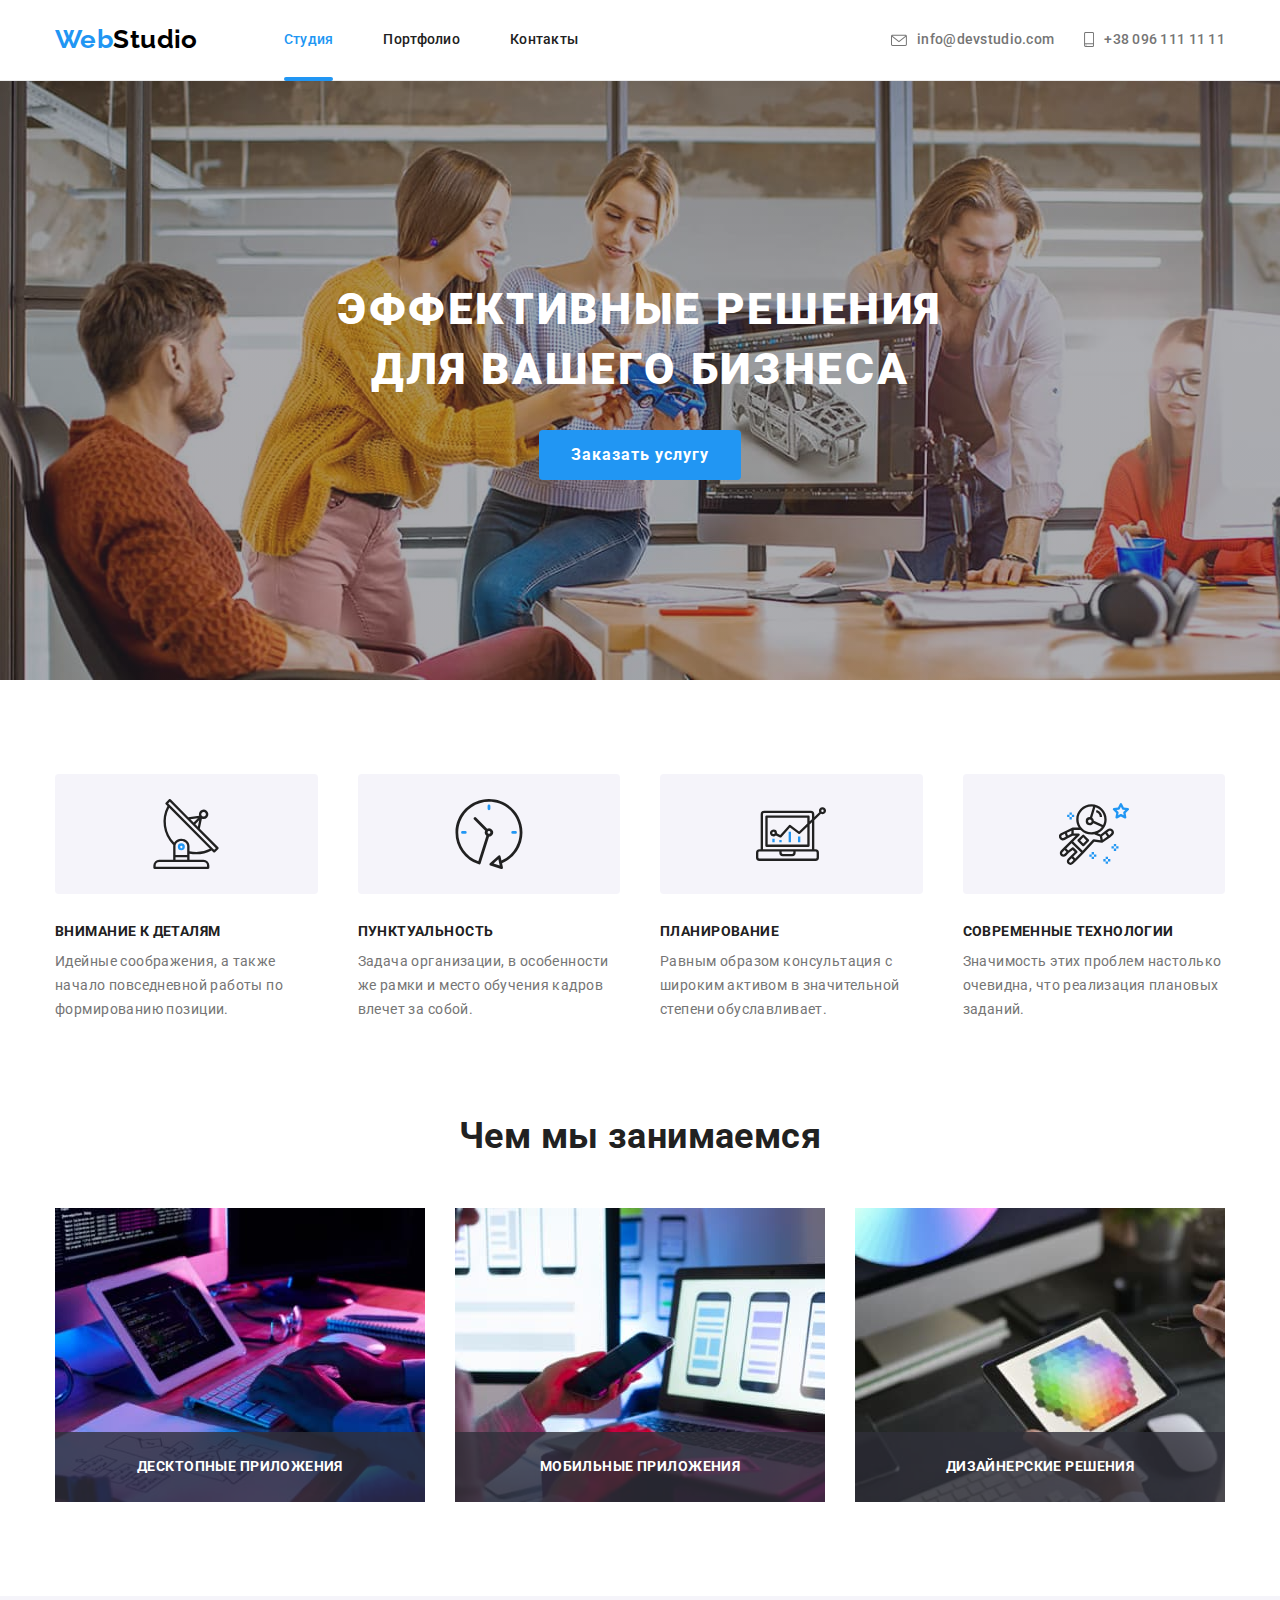
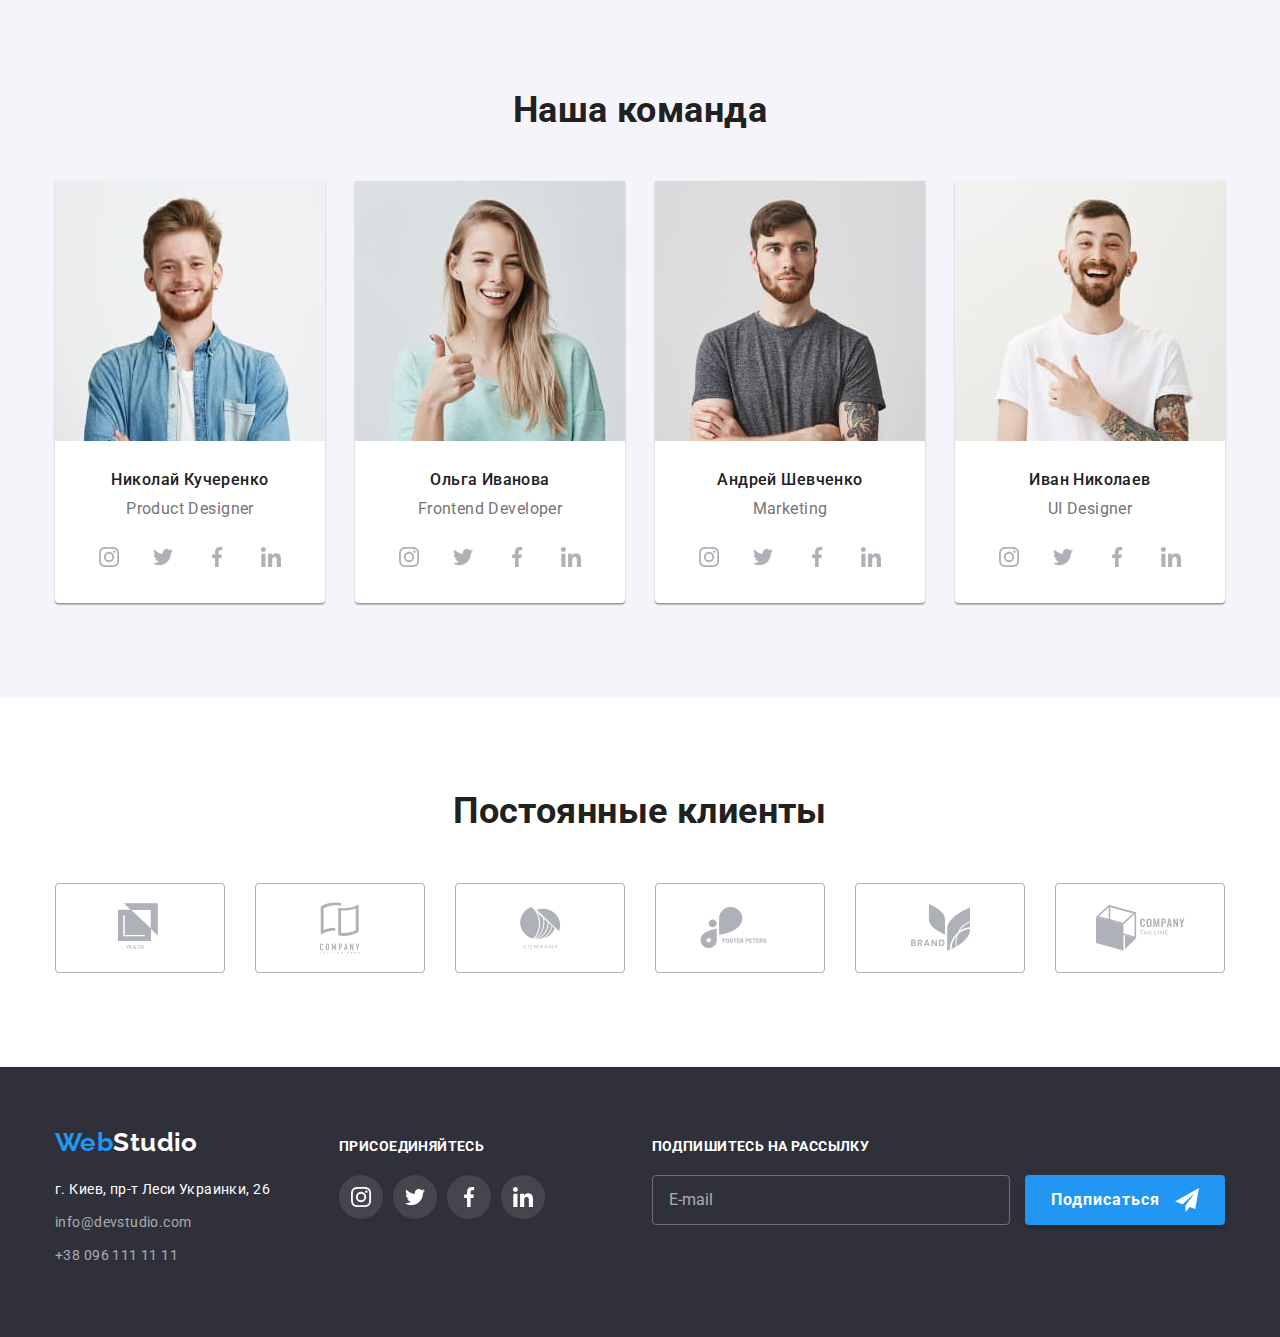
<file: index.html>
<!DOCTYPE html>
<html lang="ru">
  <head>
    <meta charset="UTF-8" />
    <meta name="viewport" content="width=device-width, initial-scale=1.0" />
    <title>Web Studio</title>
    <link rel="stylesheet" href="https://cdnjs.cloudflare.com/ajax/libs/modern-normalize/1.0.0/modern-normalize.css" />
    <link href="https://fonts.googleapis.com/css2?family=Raleway:wght@700&family=Roboto:wght@400;500;700;900&display=swap" rel="stylesheet" />
    <link rel="stylesheet" href="./css/common.css" />
    <link rel="stylesheet" href="./css/main.css" />
  </head>
  <body>
    <!-- Header Page -->
    <header class="header-page">
      <div class="conteiner main-navigation">
        <nav class="navigation">
          <a href="./index.html" aria-label="логотип веб студии" lang="en" class="logo link"><span class="accent">Web</span>Studio</a>
          <ul class="navigation-list list">
            <li class="navigation-item"><a href="./index.html " class="navigation-link current link">Студия</a></li>
            <li class="navigation-item"><a href="./portfolio.html" class="navigation-link link">Портфолио</a></li>
            <li class="navigation-item"><a href="" class="navigation-link link">Контакты</a></li>
          </ul>
        </nav>
        <address class="address">
          <a href="mailto:info@devstudio.com" class="link">
            <svg width="16" height="12" class="icon-address">
              <use href="./images/icones/sprite.svg#icon-envelope"></use>
            </svg>
            info@devstudio.com</a
          >
          <a href="tel:+380961111111" class="link">
            <svg width="10" height="15" class="icon-address">
              <use href="./images/icones/sprite.svg#icon-smartphone"></use>
            </svg>
            +38 096 111 11 11</a
          >
        </address>
      </div>
    </header>

    <main>
      <!-- Hero -->
      <section class="hero">
        <h1 class="hero-title">
          Эффективные решения <br />
          для вашего бизнеса
        </h1>
        <button type="button" class="modal-btn" data-modal-open>Заказать услугу</button>
      </section>

      <!-- Advantades -->
      <section class="section">
        <div class="conteiner">
          <h2 class="section-title visually-hidden">Наши преимущества</h2>
          <ul class="advantades-list list">
            <li class="advantades-item icon-antenna">
              <h3 class="advantades-title">Внимание к деталям</h3>
              <p class="advantades-text">Идейные соображения, а также начало повседневной работы по формированию позиции.</p>
            </li>
            <li class="advantades-item icon-clock">
              <h3 class="advantades-title">Пунктуальность</h3>
              <p class="advantades-text">Задача организации, в особенности же рамки и место обучения кадров влечет за собой.</p>
            </li>
            <li class="advantades-item icon-diagram">
              <h3 class="advantades-title">Планирование</h3>
              <p class="advantades-text">Равным образом консультация с широким активом в значительной степени обуславливает.</p>
            </li>
            <li class="advantades-item icon-astronaut">
              <h3 class="advantades-title">Современные технологии</h3>
              <p class="advantades-text">Значимость этих проблем настолько очевидна, что реализация плановых заданий.</p>
            </li>
          </ul>
        </div>
      </section>

      <!-- Design -->
      <section class="section no-padding">
        <div class="conteiner">
          <h2 class="section-title">Чем мы занимаемся</h2>
          <ul class="design-list list">
            <li class="design-item">
              <a href="">
                <img src="./images/design/img1.jpg" alt="Создание десктопного приложения " width="370" height="294" />
                <p class="design-subtitle">Десктопные приложения</p>
              </a>
            </li>
            <li class="design-item">
              <a href="">
                <img src="./images/design/img2.jpg" alt="Создание прототипа мобильного приложения" width="370" height="294" />
                <p class="design-subtitle">Мобильные приложения</p>
              </a>
            </li>
            <li class="design-item">
              <a href="">
                <img src="./images/design/img3.jpg" alt="Подбор цвета на планшете" width="370" height="294" />
                <p class="design-subtitle">Дизайнерские решения</p>
              </a>
            </li>
          </ul>
        </div>
      </section>

      <!-- Team -->
      <section class="section section-team">
        <div class="conteiner">
          <h2 class="section-title">Наша команда</h2>
          <ul class="team-list list">
            <li class="team-item">
              <img src="./images/developers/photo1.jpg" alt="Фотография продакт дизайнера" width="270" height="260" />
              <div class="team-block">
                <h4 class="name-title">Николай Кучеренко</h4>
                <p class="profession-text" lang="en">Product Designer</p>
                <ul class="socials-list list">
                  <li class="socials-item">
                    <a href="https://www.instagram.com/?hl=ru" target="blank" aria-label="instagtam" class="link">
                      <svg class="icon-socials">
                        <use href="./images/icones/sprite.svg#icon-instagram"></use>
                      </svg>
                    </a>
                  </li>
                  <li class="socials-item">
                    <a href="https://twitter.com/?lang=ru" target="blank" aria-label="twitter" class="link">
                      <svg class="icon-socials">
                        <use href="./images/icones/sprite.svg#icon-twitter"></use>
                      </svg>
                    </a>
                  </li>
                  <li class="socials-item">
                    <a href="https://www.facebook.com/" target="blank" aria-label="facebook" class="link">
                      <svg class="icon-socials">
                        <use href="./images/icones/sprite.svg#icon-fecebook"></use>
                      </svg>
                    </a>
                  </li>
                  <li class="socials-item">
                    <a href="https://www.linkedin.com/" target="blank" aria-label="linkiden" class="link">
                      <svg class="icon-socials">
                        <use href="./images/icones/sprite.svg#icon-linkedin"></use>
                      </svg>
                    </a>
                  </li>
                </ul>
              </div>
            </li>
            <li class="team-item">
              <img src="./images/developers/photo2.jpg" alt="Фотография фронтенд разработчика" width="270" height="260" />
              <div class="team-block">
                <h4 class="name-title">Ольга Иванова</h4>
                <p class="profession-text" lang="en">Frontend Developer</p>
                <ul class="socials-list list">
                  <li class="socials-item">
                    <a href="https://www.instagram.com/?hl=ru" target="blank" aria-label="instagtam" class="link">
                      <svg class="icon-socials">
                        <use href="./images/icones/sprite.svg#icon-instagram"></use>
                      </svg>
                    </a>
                  </li>
                  <li class="socials-item">
                    <a href="https://twitter.com/?lang=ru" target="blank" aria-label="twitter" class="link">
                      <svg class="icon-socials">
                        <use href="./images/icones/sprite.svg#icon-twitter"></use>
                      </svg>
                    </a>
                  </li>
                  <li class="socials-item">
                    <a href="https://www.facebook.com/" target="blank" aria-label="facebook" class="link">
                      <svg class="icon-socials">
                        <use href="./images/icones/sprite.svg#icon-fecebook"></use>
                      </svg>
                    </a>
                  </li>
                  <li class="socials-item">
                    <a href="https://www.linkedin.com/" target="blank" aria-label="linkiden" class="link">
                      <svg class="icon-socials">
                        <use href="./images/icones/sprite.svg#icon-linkedin"></use>
                      </svg>
                    </a>
                  </li>
                </ul>
              </div>
            </li>
            <li class="team-item">
              <img src="./images/developers/photo3.jpg" alt="Фотография специалиста по маркетингу" width="270" height="260" />
              <div class="team-block">
                <h4 class="name-title">Андрей Шевченко</h4>
                <p class="profession-text" lang="en">Marketing</p>
                <ul class="socials-list list">
                  <li class="socials-item">
                    <a href="https://www.instagram.com/?hl=ru" target="blank" aria-label="instagtam" class="link">
                      <svg class="icon-socials">
                        <use href="./images/icones/sprite.svg#icon-instagram"></use>
                      </svg>
                    </a>
                  </li>
                  <li class="socials-item">
                    <a href="https://twitter.com/?lang=ru" target="blank" aria-label="twitter" class="link">
                      <svg class="icon-socials">
                        <use href="./images/icones/sprite.svg#icon-twitter"></use>
                      </svg>
                    </a>
                  </li>
                  <li class="socials-item">
                    <a href="https://www.facebook.com/" target="blank" aria-label="facebook" class="link">
                      <svg class="icon-socials">
                        <use href="./images/icones/sprite.svg#icon-fecebook"></use>
                      </svg>
                    </a>
                  </li>
                  <li class="socials-item">
                    <a href="https://www.linkedin.com/" target="blank" aria-label="linkiden" class="link">
                      <svg class="icon-socials">
                        <use href="./images/icones/sprite.svg#icon-linkedin"></use>
                      </svg>
                    </a>
                  </li>
                </ul>
              </div>
            </li>
            <li class="team-item">
              <img src="./images/developers/photo4.jpg" alt="Фотография ui-дизайнера" width="270" height="260" />
              <div class="team-block">
                <h4 class="name-title">Иван Николаев</h4>
                <p class="profession-text" lang="en">UI Designer</p>
                <ul class="socials-list list">
                  <li class="socials-item">
                    <a href="https://www.instagram.com/?hl=ru" target="blank" aria-label="instagtam" class="link">
                      <svg class="icon-socials">
                        <use href="./images/icones/sprite.svg#icon-instagram"></use>
                      </svg>
                    </a>
                  </li>
                  <li class="socials-item">
                    <a href="https://twitter.com/?lang=ru" target="blank" aria-label="twitter" class="link">
                      <svg class="icon-socials">
                        <use href="./images/icones/sprite.svg#icon-twitter"></use>
                      </svg>
                    </a>
                  </li>
                  <li class="socials-item">
                    <a href="https://www.facebook.com/" target="blank" aria-label="facebook" class="link">
                      <svg class="icon-socials">
                        <use href="./images/icones/sprite.svg#icon-fecebook"></use>
                      </svg>
                    </a>
                  </li>
                  <li class="socials-item">
                    <a href="https://www.linkedin.com/" target="blank" aria-label="linkiden" class="link">
                      <svg class="icon-socials">
                        <use href="./images/icones/sprite.svg#icon-linkedin"></use>
                      </svg>
                    </a>
                  </li>
                </ul>
              </div>
            </li>
          </ul>
        </div>
      </section>

      <!-- Client -->
      <section class="section">
        <div class="conteiner">
          <h2 class="section-title">Постоянные клиенты</h2>
          <ul class="client-list list">
            <li class="client-item">
              <a href="" target="blank" aria-label="ya&co" class="client1 link">
                <svg width="44" height="49">
                  <use href="./images/icones/sprite.svg#icon-client1"></use>
                </svg>
              </a>
            </li>
            <li class="client-item">
              <a href="" target="blank" aria-label="company-tegline-here" class="link">
                <svg width="40" height="52">
                  <use href="./images/icones/sprite.svg#icon-client2"></use>
                </svg>
              </a>
            </li>
            <li class="client-item">
              <a href="" target="blank" aria-label="company" class="link">
                <svg width="41" height="42">
                  <use href="./images/icones/sprite.svg#icon-client3"></use>
                </svg>
              </a>
            </li>
            <li class="client-item">
              <a href="" target="blank" aria-label="foster-peters" class="link">
                <svg width="80" height="42">
                  <use href="./images/icones/sprite.svg#icon-client4"></use>
                </svg>
              </a>
            </li>
            <li class="client-item">
              <a href="" target="blank" aria-label="brand" class="link">
                <svg width="59" height="47">
                  <use href="./images/icones/sprite.svg#icon-client5"></use>
                </svg>
              </a>
            </li>
            <li class="client-item">
              <a href="" target="blank" aria-label="company-teg-line" class="link">
                <svg width="89" height="46">
                  <use href="./images/icones/sprite.svg#icon-client6"></use>
                </svg>
              </a>
            </li>
          </ul>
        </div>
      </section>
    </main>

    <!-- Footer Page-->
    <footer class="footer-page">
      <div class="conteiner footer-nav">
        <div class="address-footer">
          <a href="./index.html " aria-label="логотип веб студии" lang="en" class="logo logo-footer link"><span class="accent">Web</span>Studio</a>
          <ul class="footer-nav-list list">
            <li class="footer-nav-item">
              <a href="https://goo.gl/maps/L4ht8qf3rFKwQJED9" target="blank" class="map link">г. Киев, пр-т Леси Украинки, 26</a>
            </li>
            <li class="footer-nav-item">
              <a href="mailto:info@devstudio.com" class="contact link">info@devstudio.com</a>
            </li>
            <li class="footer-nav-item">
              <a href="tel:+380961111111" class="contact link">+38 096 111 11 11</a>
            </li>
          </ul>
        </div>

        <div class="socials-footer">
          <strong class="title-footer">присоединяйтесь</strong>
          <ul class="socials-list list">
            <li class="socials-item socials-footer-item">
              <a href="https://www.instagram.com/?hl=ru" target="blank" aria-label="instagtam" class="link">
                <svg class="icon-socials-footer">
                  <use href="./images/icones/sprite.svg#icon-instagram"></use>
                </svg>
              </a>
            </li>
            <li class="socials-item socials-footer-item">
              <a href="https://twitter.com/?lang=ru" target="blank" aria-label="twitter" class="link">
                <svg class="icon-socials-footer">
                  <use href="./images/icones/sprite.svg#icon-twitter"></use>
                </svg>
              </a>
            </li>
            <li class="socials-item socials-footer-item">
              <a href="https://www.facebook.com/" target="blank" aria-label="facebook" class="link">
                <svg class="icon-socials-footer">
                  <use href="./images/icones/sprite.svg#icon-fecebook"></use>
                </svg>
              </a>
            </li>
            <li class="socials-item socials-footer-item">
              <a href="https://www.linkedin.com/" target="blank" aria-label="linkiden" class="link">
                <svg class="icon-socials-footer">
                  <use href="./images/icones/sprite.svg#icon-linkedin"></use>
                </svg>
              </a>
            </li>
          </ul>
        </div>
        <div class="send-footer">
          <strong class="title-footer">Подпишитесь на рассылку</strong>
          <form action="#">
            <input class="input-send" type="email" name="email" placeholder="E-mail" />
            <button type="submit" class="btn-send">Подписаться</button>
          </form>
        </div>
      </div>
    </footer>

    <!-- Modal Window -->
    <div class="backdrop is-hidden" data-modal>
      <div class="modal">
        <button type="button" class="close-btn" data-modal-close>
          <svg class="icon-close">
            <use href="./images/icones/sprite.svg#icon-close"></use>
          </svg>
        </button>
        <form action="#" class="modal-form">
          <p class="modal-text">Оставьте свои данные, мы вам перезвоним</p>

          <label class="modal-field">
            Имя
            <span class="modal-form-wrraper">
              <input type="text" name="user-name" class="modal-input" required />
              <svg class="modal-icon">
                <use href="./images/icones/sprite.svg#icon-person"></use>
              </svg>
            </span>
          </label>

          <label class="modal-field">
            Телефон
            <span class="modal-form-wrraper">
              <input type="tel" name="user-tel" class="modal-input" required />
              <svg class="modal-icon">
                <use href="./images/icones/sprite.svg#icon-phone"></use>
              </svg>
            </span>
          </label>

          <label class="modal-field">
            Почта
            <span class="modal-form-wrraper">
              <input type="email" name="user-email" class="modal-input" />
              <svg class="modal-icon">
                <use href="./images/icones/sprite.svg#icon-email"></use>
              </svg>
            </span>
          </label>

          <label class="modal-field">
            Комментарий
            <textarea name="user-comment" class="modal-comment" placeholder="Введите текст"></textarea>
          </label>

          <label class="checkbox-label">
            <input type="checkbox" name="user-policy" value="accept-policy" class="checkbox-policy" />
            <span class="icon-policy"></span>
            <span class="text-policy">Соглашаюсь с рассылкой и принимаю <a href="" class="text-policy-accent">Условия договора</a></span>
          </label>

          <button type="submit" class="modal-send">Отправить</button>
        </form>
      </div>
    </div>

    <script src="./js/modal.js"></script>
  </body>
</html>
</file>
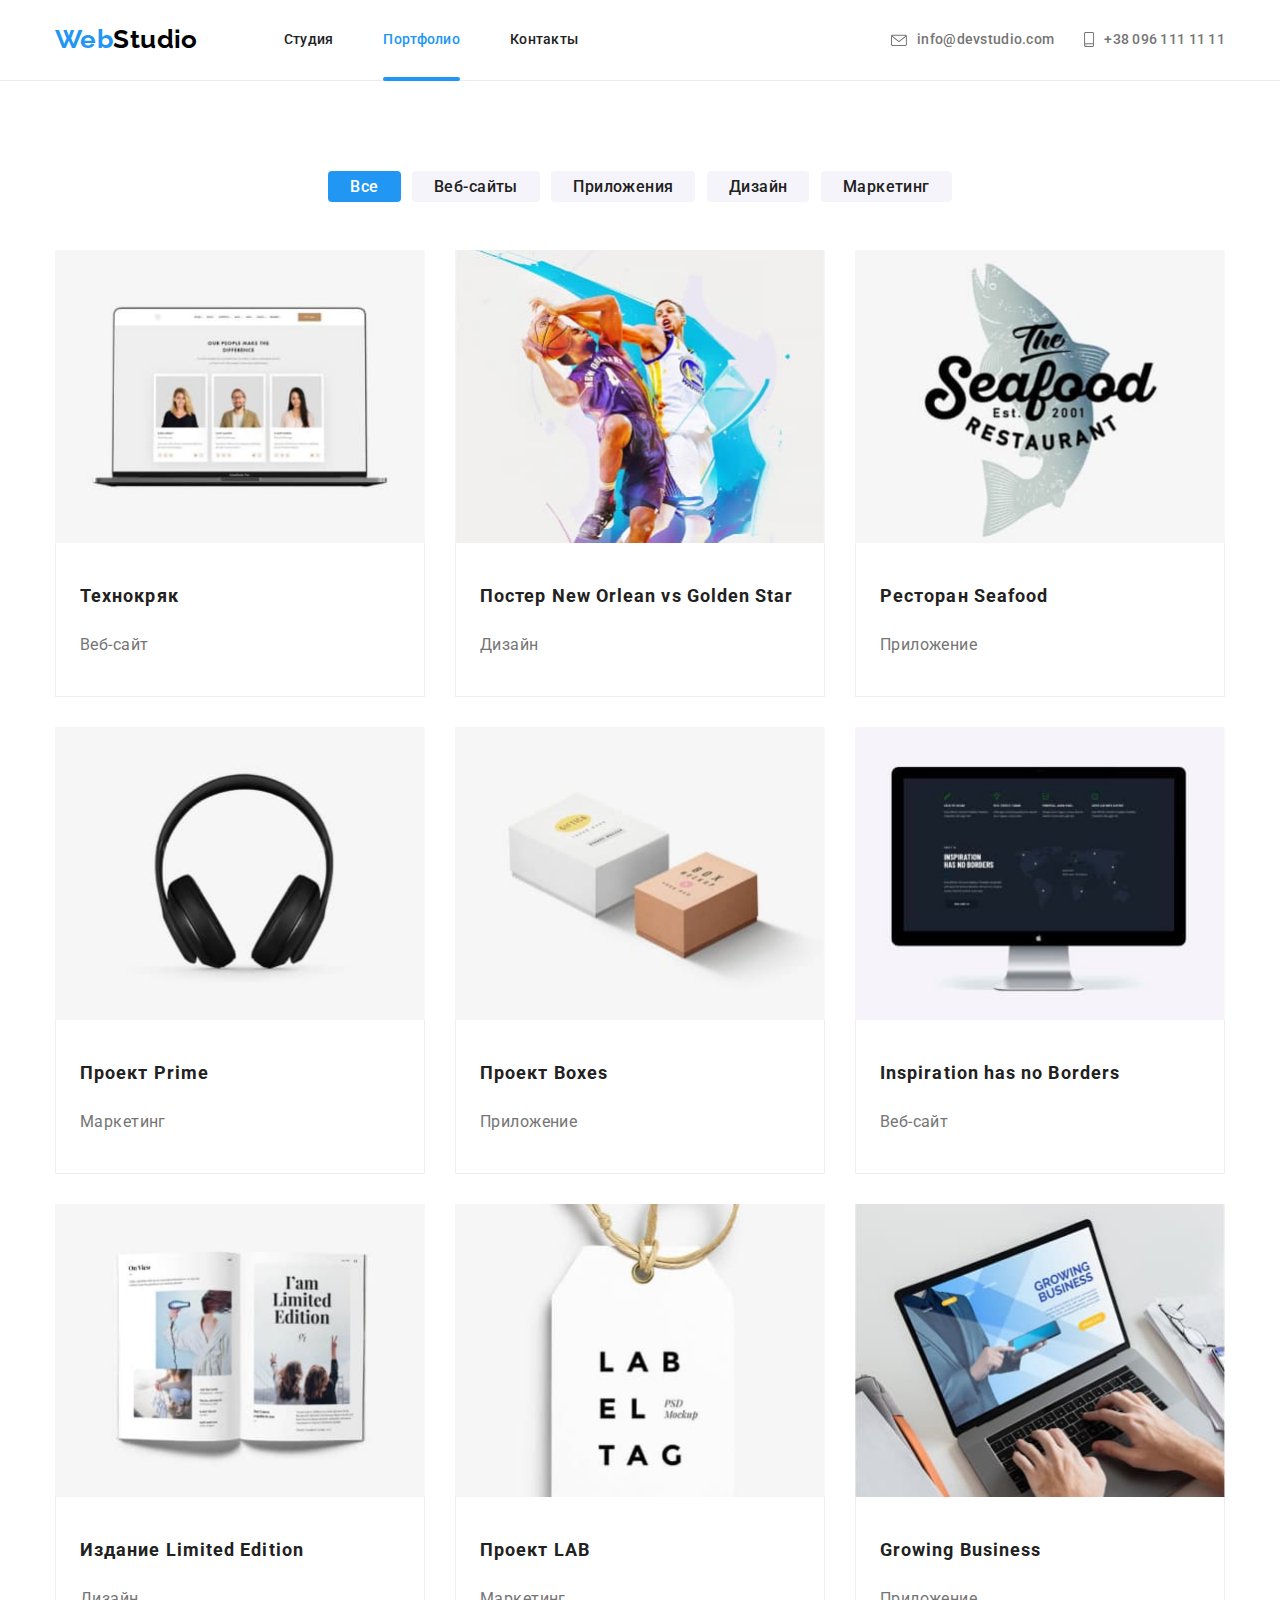
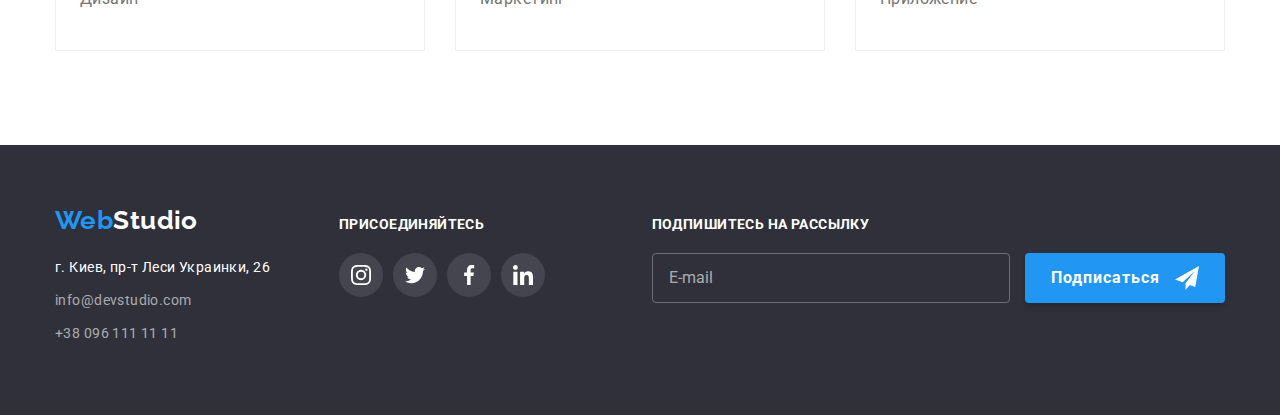
<file: portfolio.html>
<!DOCTYPE html>
<html lang="ru">
  <head>
    <meta charset="UTF-8" />
    <meta name="viewport" content="width=device-width, initial-scale=1.0" />
    <title>Web Studio</title>
    <link rel="stylesheet" href="https://cdnjs.cloudflare.com/ajax/libs/modern-normalize/1.0.0/modern-normalize.css" />
    <link href="https://fonts.googleapis.com/css2?family=Raleway:wght@700&family=Roboto:wght@400;500;700;900&display=swap" rel="stylesheet" />
    <link rel="stylesheet" href="./css/common.css" />
    <link rel="stylesheet" href="./css/main.css" />
  </head>
  <body>
    <!-- Header Page -->
    <header class="header-page">
      <div class="conteiner main-navigation">
        <nav class="navigation">
          <a href="./index.html" aria-label="логотип веб студии" lang="en" class="logo link"><span class="accent">Web</span>Studio</a>
          <ul class="navigation-list list">
            <li class="navigation-item"><a href="./index.html " class="navigation-link link">Студия</a></li>
            <li class="navigation-item"><a href="./portfolio.html" class="navigation-link current link">Портфолио</a></li>
            <li class="navigation-item"><a href="" class="navigation-link link">Контакты</a></li>
          </ul>
        </nav>
        <address class="address">
          <a href="mailto:info@devstudio.com" class="link">
            <svg width="16" height="12" class="icon-address">
              <use href="./images/icones/sprite.svg#icon-envelope"></use>
            </svg>
            info@devstudio.com</a
          >
          <a href="tel:+380961111111" class="link">
            <svg width="10" height="15" class="icon-address">
              <use href="./images/icones/sprite.svg#icon-smartphone"></use>
            </svg>
            +38 096 111 11 11</a
          >
        </address>
      </div>
    </header>

    <main>
      <!-- Portfolio -->
      <section class="section section-portfolio">
        <h1 class="portfolio-title visually-hidden">Наши работы</h1>
        <form class="portfolio-form">
          <ul class="portfolio-list list">
            <li class="portfolio-item">
              <input class="portfolio-input" id="radio-1" type="radio" name="option" value="choice-option" checked />
              <label class="portfolio-label" for="radio-1">Все</label>
            </li>

            <li class="portfolio-item">
              <input class="portfolio-input" id="radio-2" type="radio" name="option" value="choice-option" />
              <label class="portfolio-label" for="radio-2">Веб-сайты</label>
            </li>

            <li class="portfolio-item">
              <input class="portfolio-input" id="radio-3" type="radio" name="option" value="choice-option" />
              <label class="portfolio-label" for="radio-3">Приложения</label>
            </li>

            <li class="portfolio-item">
              <input class="portfolio-input" id="radio-4" type="radio" name="option" value="choice-option" />
              <label class="portfolio-label" for="radio-4">Дизайн</label>
            </li>

            <li class="portfolio-item">
              <input class="portfolio-input" id="radio-5" type="radio" name="option" value="choice-option" />
              <label class="portfolio-label" for="radio-5">Маркетинг</label>
            </li>
          </ul>
        </form>

        <div class="card-box conteiner">
          <ul class="card list">
            <li class="card-content">
              <a href="" class="card-link link">
                <div class="card-thumb">
                  <img src="./images/portfolio/image1.jpg" alt="Macbook с открытой страницой сайта Технокряк" width="370" height="294" />
                  <p class="effect-text">
                    Технокряк это современная площадка распространения коронавируса. Компании используют эту платформу для цифрового шпионажа и атак
                    на защищённые сервера конкурентов.
                  </p>
                </div>
                <div class="content-box">
                  <h2 class="card-title">Технокряк</h2>
                  <p class="filter-text">Веб-сайт</p>
                </div>
              </a>
            </li>
            <li class="card-content">
              <a href="" class="card-link link">
                <div class="card-thumb">
                  <img src="./images/portfolio/image2.jpg" alt="Два баскетболиста бросают мяч" width="370" height="294" />
                  <p class="effect-text">
                    Технокряк это современная площадка распространения коронавируса. Компании используют эту платформу для цифрового шпионажа и атак
                    на защищённые сервера конкурентов.
                  </p>
                </div>
                <div class="content-box">
                  <h2 class="card-title">Постер <span lang="en">New Orlean vs Golden Star</span></h2>
                  <p class="filter-text">Дизайн</p>
                </div>
              </a>
            </li>

            <li class="card-content">
              <a href="" class="card-link link">
                <div class="card-thumb">
                  <img src="./images/portfolio/image3.jpg" alt="Логотип ресторана Seafood " width="370" height="294" />
                  <p class="effect-text">
                    Технокряк это современная площадка распространения коронавируса. Компании используют эту платформу для цифрового шпионажа и атак
                    на защищённые сервера конкурентов.
                  </p>
                </div>
                <div class="content-box">
                  <h2 class="card-title">Ресторан <span lang="en">Seafood</span></h2>
                  <p class="filter-text">Приложение</p>
                </div>
              </a>
            </li>

            <li class="card-content">
              <a href="" class="card-link link">
                <div class="card-thumb">
                  <img src="./images/portfolio/image4.jpg" alt="Полноразмерные черные наушники" width="370" height="294" />
                  <p class="effect-text">
                    Технокряк это современная площадка распространения коронавируса. Компании используют эту платформу для цифрового шпионажа и атак
                    на защищённые сервера конкурентов.
                  </p>
                </div>
                <div class="content-box">
                  <h2 class="card-title">Проект <span lang="en">Prime</span></h2>
                  <p class="filter-text">Маркетинг</p>
                </div>
              </a>
            </li>

            <li class="card-content">
              <a href="" class="card-link link">
                <div class="card-thumb">
                  <img src="./images/portfolio/image5.jpg" alt="Две коробки белого и пудрового цвета" width="370" height="294" />
                  <p class="effect-text">
                    Технокряк это современная площадка распространения коронавируса. Компании используют эту платформу для цифрового шпионажа и атак
                    на защищённые сервера конкурентов.
                  </p>
                </div>
                <div class="content-box">
                  <h2 class="card-title">Проект <span lang="en">Boxes</span></h2>
                  <p class="filter-text">Приложение</p>
                </div>
              </a>
            </li>

            <li class="card-content">
              <a href="" class="card-link link">
                <div class="card-thumb">
                  <img
                    src="./images/portfolio/image6.jpg"
                    alt="Imac с открытой страницой сайта Inspiration has no Borders"
                    width="370"
                    height="294"
                  />
                  <p class="effect-text">
                    Технокряк это современная площадка распространения коронавируса. Компании используют эту платформу для цифрового шпионажа и атак
                    на защищённые сервера конкурентов.
                  </p>
                </div>
                <div class="content-box">
                  <h2 class="card-title" lang="en">Inspiration has no Borders</h2>
                  <p class="filter-text">Веб-сайт</p>
                </div>
              </a>
            </li>

            <li class="card-content">
              <a href="" class="card-link link">
                <div class="card-thumb">
                  <img src="./images/portfolio/image7.jpg" alt="Глянцевый журнал с открытой страницой иллюстраций " width="370" height="294" />
                  <p class="effect-text">
                    Технокряк это современная площадка распространения коронавируса. Компании используют эту платформу для цифрового шпионажа и атак
                    на защищённые сервера конкурентов.
                  </p>
                </div>
                <div class="content-box">
                  <h2 class="card-title">Издание <span lang="en">Limited Edition</span></h2>
                  <p class="filter-text">Дизайн</p>
                </div>
              </a>
            </li>
            <li class="card-content">
              <a href="" class="card-link link">
                <div class="card-thumb">
                  <img src="./images/portfolio/image8.jpg" alt=" Белая бирка с набписью Lab El Tag" width="370" height="294" />
                  <p class="effect-text">
                    Технокряк это современная площадка распространения коронавируса. Компании используют эту платформу для цифрового шпионажа и атак
                    на защищённые сервера конкурентов.
                  </p>
                </div>
                <div class="content-box">
                  <h2 class="card-title">Проект <span lang="en">LAB</span></h2>
                  <p class="filter-text">Маркетинг</p>
                </div>
              </a>
            </li>

            <li class="card-content">
              <a href="" class="card-link link">
                <div class="card-thumb">
                  <img src="./images/portfolio/image9.jpg" alt="Ноутбук с открытой страницой сайта Growing Business" width="370" height="294" />
                  <p class="effect-text">
                    Технокряк это современная площадка распространения коронавируса. Компании используют эту платформу для цифрового шпионажа и атак
                    на защищённые сервера конкурентов.
                  </p>
                </div>
                <div class="content-box">
                  <h2 class="card-title" lang="en">Growing Business</h2>
                  <p class="filter-text">Приложение</p>
                </div>
              </a>
            </li>
          </ul>
        </div>
      </section>
    </main>

    <!-- Footer Page-->
    <footer class="footer-page">
      <div class="conteiner footer-nav">
        <div class="address-footer">
          <a href="./index.html " aria-label="логотип веб студии" lang="en" class="logo logo-footer link"><span class="accent">Web</span>Studio</a>
          <ul class="footer-nav-list list">
            <li class="footer-nav-item">
              <a href="https://goo.gl/maps/L4ht8qf3rFKwQJED9" target="blank" class="map link">г. Киев, пр-т Леси Украинки, 26</a>
            </li>
            <li class="footer-nav-item">
              <a href="mailto:info@devstudio.com" class="contact link">info@devstudio.com</a>
            </li>
            <li class="footer-nav-item">
              <a href="tel:+380961111111" class="contact link">+38 096 111 11 11</a>
            </li>
          </ul>
        </div>

        <div class="socials-footer">
          <strong class="title-footer">присоединяйтесь</strong>
          <ul class="socials-list list">
            <li class="socials-item socials-footer-item">
              <a href="https://www.instagram.com/?hl=ru" target="blank" aria-label="instagtam" class="link">
                <svg class="icon-socials-footer">
                  <use href="./images/icones/sprite.svg#icon-instagram"></use>
                </svg>
              </a>
            </li>
            <li class="socials-item socials-footer-item">
              <a href="https://twitter.com/?lang=ru" target="blank" aria-label="twitter" class="link">
                <svg class="icon-socials-footer">
                  <use href="./images/icones/sprite.svg#icon-twitter"></use>
                </svg>
              </a>
            </li>
            <li class="socials-item socials-footer-item">
              <a href="https://www.facebook.com/" target="blank" aria-label="facebook" class="link">
                <svg class="icon-socials-footer">
                  <use href="./images/icones/sprite.svg#icon-fecebook"></use>
                </svg>
              </a>
            </li>
            <li class="socials-item socials-footer-item">
              <a href="https://www.linkedin.com/" target="blank" aria-label="linkiden" class="link">
                <svg class="icon-socials-footer">
                  <use href="./images/icones/sprite.svg#icon-linkedin"></use>
                </svg>
              </a>
            </li>
          </ul>
        </div>

        <div class="send-footer">
          <strong class="title-footer">Подпишитесь на рассылку</strong>
          <form action="#">
            <input class="input-send" type="email" name="email" placeholder="E-mail" />
            <button type="submit" class="btn-send">Подписаться</button>
          </form>
        </div>
      </div>
    </footer>
  </body>
</html>
</file>
<file: css/common.css>
:root {
  --main-font: "Roboto", sans-serif;
  --title-text-color: #212121;
  --paragraph-text-color: #757575;
  --secondary-text-color: #ffffff;
  --accent-color: #2196f3;
  --light-text-color: rgba(255, 255, 255, 0.6);
  --primary-white-color: #ffffff;
  --secondary-greey-color: #f5f4fa;
  --icon-color: #afb1b8;
  --timing-function: cubic-bezier(0.4, 0, 0.2, 1);
}

@keyframes line {
  0% {
    transform: scaleX(0);
  }

  100% {
    transform: scaleX(100%);
  }
}

body {
  background-color: var(--primary-white-color);
  color: var(--title-text-color);

  font-size: 14px;
  font-family: var(--main-font);
  letter-spacing: 0.03em;
}

img {
  display: block;
  min-width: 100%;
  height: auto;
}

.list {
  padding: 0;
  margin: 0;

  list-style: none;
}

.link {
  text-decoration: none;
}

.conteiner {
  width: 1200px;
  padding-left: 15px;
  padding-right: 15px;
  margin: 0 auto;
}

/* ====== HEADER ====== */

.header-page {
  width: 100%;
  position: fixed;
  top: 0;
  left: 0;
  z-index: 1000;

  background-color: var(--primary-white-color);
  border-bottom: 1px solid #ececec;
}

.main-navigation {
  display: flex;
  align-items: center;
}

/*Logo*/

.logo {
  margin-right: 86px;

  color: #000000;

  font-family: "Raleway", sans-serif;
  font-weight: 700;
  font-size: 26px;
  line-height: 1.2;

  transition: color 250ms var(--timing-function);
}

.logo:hover,
.logo:focus {
  color: var(--accent-color);
}

.accent {
  color: var(--accent-color);
}

/* Navigation */

.navigation {
  display: flex;
  align-items: center;
}

.navigation-list {
  display: flex;
}

.navigation-item {
  position: relative;
}

.navigation-item:not(:last-child) {
  margin-right: 50px;
}

.navigation-link {
  display: block;
  padding-top: 32px;
  padding-bottom: 32px;

  color: var(--title-text-color);

  font-weight: 500;
  line-height: 1.14;
  letter-spacing: 0.02em;

  transition: color 250ms var(--timing-function);
}

.current {
  color: var(--accent-color);
  position: relative;
}

.current::after {
  content: "";
  display: block;
  width: 100%;
  height: 4px;
  border-radius: 2px;

  background-color: var(--accent-color);

  position: absolute;
  bottom: -1.5px;
  left: 0;

  animation: line 1000ms var(--timing-function);
}

.navigation-link:hover,
.navigation-link:focus {
  color: var(--accent-color);
}

/* Address */

.address {
  display: flex;

  margin-left: auto;
}

.icon-address {
  margin-right: 10px;

  fill: currentColor;
}

.address .link {
  display: inline-flex;
  align-items: center;

  padding: 32px 0px;

  color: var(--paragraph-text-color);

  font-style: normal;
  font-weight: 500;
  font-size: 14px;
  line-height: 1.14;
  letter-spacing: 0.02em;

  transition: color 250ms var(--timing-function);
}

.address .link:not(:last-child) {
  margin-right: 30px;
}

.address .link:hover,
.address .link:focus {
  color: var(--accent-color);
  fill: inherit;
}

/* ====== FOOTER ====== */

.footer-page {
  padding-top: 60px;
  padding-bottom: 60px;

  background-color: #2f303a;
}

.footer-nav {
  display: flex;
  align-items: baseline;
}

/* Footer-logo */

.address-footer {
  margin-right: 69px;
}

.logo-footer {
  display: inline-block;

  color: var(--secondary-text-color);

  margin-bottom: 20px;
  margin-right: 0px;

  transition: color 250ms var(--timing-function);
}

/* Footer-nav */
.footer-nav-item {
  font-weight: 400;
  line-height: 1.71;
}

.footer-nav-item:not(last-child) {
  margin-bottom: 9px;
}

.map {
  color: var(--secondary-text-color);

  transition: color 250ms var(--timing-function);
}

.map:hover,
.map:focus {
  color: var(--accent-color);
}

.contact {
  color: var(--light-text-color);

  transition: color 250ms var(--timing-function);
}

.contact:hover,
.contact:focus {
  color: var(--accent-color);
}

/* Socials-footer */
.title-footer {
  display: block;
  margin-bottom: 20px;

  font-weight: 700;
  font-size: 14px;
  line-height: 1.14;
  letter-spacing: 0.03em;
  text-transform: uppercase;

  color: var(--secondary-text-color);
}

.socials-footer-item .link {
  background-color: rgba(255, 255, 255, 0.1);
}

.icon-socials-footer {
  width: 20px;
  height: 20px;
  fill: var(--primary-white-color);
}

.socials-footer-item:not(:last-child) {
  margin-right: 10px;
}

/*Send-footer */

.send-footer {
  margin-left: auto;
}

.input-send {
  width: 358px;
  height: 50px;
  padding: 0px 16px;
  margin-right: 12px;

  color: var(--light-text-color);
  background-color: transparent;
  border: 1px solid rgba(255, 255, 255, 0.3);
  box-sizing: border-box;
  border-radius: 4px;
  outline: none;
}

.input-send::placeholder {
  font-size: 16px;
  line-height: 1.25;

  color: var(--light-text-color);
}

.btn-send {
  display: inline-flex;
  align-items: center;
  justify-content: center;

  width: 200px;
  padding: 10px 0px;

  font-family: inherit;
  font-weight: bold;
  font-size: 16px;
  line-height: 1.87;
  letter-spacing: 0.06em;

  border: none;
  color: var(--primary-white-color);
  background: var(--accent-color);
  box-shadow: 0px 4px 4px rgba(0, 0, 0, 0.15);
  border-radius: 4px;
  cursor: pointer;
  transition: background-color 250ms var(--timing-function), color 250ms var(--timing-function);
}

.btn-send::after {
  content: "";
  width: 24px;
  height: 24px;
  margin-left: 15px;

  background-image: url("../images/icones/icon-send.svg");
}

.btn-send:hover,
.btn-send:focus {
  background-color: #188ce8;
}
</file>
<file: css/main.css>
/*
цвет основного текста (заголовки) #212121
вторичный цвет текста #757575
акцентный цвет #2196F3
черный цвет #000000
белый цвет #FFFFFF
прозрачный белый rgba(255, 255, 255, 0.6)
серый фоновый цвет #f5f4fa
фон футера #2f303a
*/

/* ====== Стили для index.html ====== */

/* Modal-window */
.backdrop {
  width: 100%;
  height: 100%;

  background-color: rgba(0, 0, 0, 0.2);

  position: fixed;
  top: 0;
  left: 0;
  z-index: 1100;

  transition: all 250ms var(--timing-function);
}

.backdrop.is-hidden {
  opacity: 0;
  visibility: hidden;
  pointer-events: none;
  transition: all 250ms var(--timing-function) 250ms;
}

.backdrop.is-hidde .modal {
  transform: translate(-50%, -50%) scale(0);
  transition: all 250ms var(--timing-function);
}

.modal {
  width: 528px;
  height: 581px;
  padding: 40px;

  border-radius: 4px;
  background-color: var(--primary-white-color);
  box-shadow: 0px 1px 3px rgba(0, 0, 0, 0.12), 0px 1px 1px rgba(0, 0, 0, 0.14), 0px 2px 1px rgba(0, 0, 0, 0.2);

  position: absolute;
  top: 50%;
  left: 50%;
  transform: translate(-50%, -50%) scale(1);
  transition: all 250ms var(--timing-function) 250ms;
}

.close-btn {
  width: 30px;
  height: 30px;

  border-radius: 50%;
  border: 1px solid rgba(0, 0, 0, 0.1);
  background-color: transparent;

  position: absolute;
  top: 8px;
  right: 8px;
  cursor: pointer;
}

.icon-close {
  width: 11px;
  height: 11px;

  transition: fill 250ms var(--timing-function);
}
.close-btn:hover .icon-close,
.close-btn:focus .icon-close {
  fill: var(--accent-color);
}

/* Hero */

.hero {
  max-width: 1600px;
  height: 600px;
  margin: 80px auto 0px;
  padding: 200px 0px;

  background-image: linear-gradient(rgba(47, 48, 58, 0.4), rgba(47, 48, 58, 0.4)), url("../images/banner.jpg");

  text-align: center;
}

.hero-title {
  margin-top: 0;
  margin-bottom: 30px;

  color: var(--secondary-text-color);

  font-weight: 900;
  font-size: 44px;
  line-height: 1.36;
  letter-spacing: 0.06em;
  text-transform: uppercase;
}

.modal-btn,
.modal-send {
  min-width: 200px;
  border-radius: 4px;
  border: 0px;
  padding: 10px 32px;

  background-color: var(--accent-color);
  color: var(--secondary-text-color);

  font-family: inherit;
  font-weight: 700;
  font-size: 16px;
  line-height: 1.87;
  letter-spacing: 0.06em;

  cursor: pointer;
  transition: background-color 250ms var(--timing-function), outline 250ms var(--timing-function);
}

.modal-btn:hover,
.modal-btn:focus,
.modal-send:hover,
.modal-send:focus {
  background-color: #188ce8;
}

.modal-send {
  align-self: center;
}

/* ====== SECTION ====== */

.section {
  padding-top: 94px;
  padding-bottom: 94px;
}

.section-title {
  margin-top: 0px;
  margin-bottom: 50px;

  font-weight: 700;
  font-size: 36px;
  line-height: 1.16;
  text-align: center;
}

.no-padding {
  padding-top: 0px;
}

.visually-hidden {
  position: absolute;
  width: 1px;
  height: 1px;
  margin: -1px;
  border: 0;
  padding: 0;
  clip: rect(0 0 0 0);
  overflow: hidden;
}

/* Advantades */

.advantades-list {
  display: flex;
  justify-content: space-between;
}

.advantades-item {
  width: calc((100% - 30px * 4) / 4);
}

.advantades-item::before {
  content: "";
  display: block;
  width: 100%;
  height: 120px;
  margin-bottom: 30px;

  background-color: var(--secondary-greey-color);
  background-repeat: no-repeat;
  background-position: center;
  border-radius: 4px;
}

.icon-antenna::before {
  content: "";
  background-image: url("../images/icones/antenna.svg");
}

.icon-clock::before {
  content: "";
  background-image: url("../images/icones/clock.svg");
}

.icon-diagram::before {
  content: "";
  background-image: url("../images/icones/diagram.svg");
}

.icon-astronaut::before {
  content: "";
  background-image: url("../images/icones/astronaut.svg");
}

.advantades-title {
  margin-top: 0;
  margin-bottom: 10px;

  font-weight: 700;
  font-size: inherit;
  line-height: 1.14;
  text-transform: uppercase;
}
.advantades-text {
  margin-top: 0;
  margin-bottom: 0;

  color: var(--paragraph-text-color);

  font-weight: 400;
  line-height: 1.71;
}

/* Design */

.design-list {
  display: flex;
  justify-content: space-between;
}

.design-item {
  position: relative;
}

.design-subtitle {
  width: 100%;
  margin: 0;
  padding: 27px 0px;

  font-weight: 700;
  font-size: 14px;
  line-height: 1.14;
  text-align: center;
  text-transform: uppercase;

  background-color: rgba(47, 48, 58, 0.8);
  color: var(--secondary-text-color);

  position: absolute;
  bottom: 0;
  left: 0;
}

/* Team */

.section-team {
  background-color: var(--secondary-greey-color);
}

.team-list {
  display: flex;
  justify-content: space-between;
}

.team-item {
  background-color: var(--primary-white-color);

  box-shadow: 0px 1px 3px rgba(0, 0, 0, 0.12), 0px 1px 1px rgba(0, 0, 0, 0.14), 0px 2px 1px rgba(0, 0, 0, 0.2);
  border-radius: 0px 0px 4px 4px;
}

.team-block {
  padding: 30px 32px 24px 32px;

  text-align: center;
}

.name-title {
  margin-top: 0;
  margin-bottom: 10px;

  font-weight: 500;
  font-size: 16px;
  line-height: 1.18;
}

.profession-text {
  margin-top: 0;
  margin-bottom: 16px;

  color: var(--paragraph-text-color);

  font-weight: 400;
  font-size: 16px;
  line-height: 1.18;
}

.socials-list {
  display: flex;
  justify-content: space-between;
}

.socials-item .link {
  display: flex;
  align-items: center;
  justify-content: center;

  width: 44px;
  height: 44px;
  border-radius: 50%;

  fill: var(--icon-color);

  transition: background-color 250ms var(--timing-function), fill 250ms var(--timing-function);
}

.icon-socials {
  width: 20px;
  height: 20px;
}

.socials-item:hover .link,
.socials-item:focus .link {
  background-color: var(--accent-color);
  fill: var(--primary-white-color);
}

/* Clients */

.client-list {
  display: flex;
  justify-content: space-between;
}

.client-item .link {
  display: flex;
  align-items: center;
  justify-content: center;
  width: 170px;
  height: 90px;

  border: 1px solid var(--icon-color);
  fill: var(--icon-color);
  border-radius: 4px;

  transition: border 250ms var(--timing-function), fill 250ms var(--timing-function);
}

.client-item:hover .link,
.client-item:focus .link {
  border: 1px solid var(--accent-color);
  fill: var(--accent-color);
}

/* Modal form */

.modal-form {
  display: flex;
  flex-direction: column;
}

.modal-text {
  margin: 0px 0px 12px 0px;
  font-weight: 700;
  font-size: 20px;
  line-height: 1.15;
  text-align: center;

  color: var(--title-text-color);
}

.modal-field {
  font-size: 12px;
  line-height: 1.16;
  letter-spacing: 0.01em;

  color: var(--paragraph-text-color);
}

.modal-form-wrraper {
  display: block;
  position: relative;
  margin: 4px 0px 10px 0px;
}

.modal-input {
  width: 100%;
  height: 40px;
  padding-left: 42px;

  border: 1px solid rgba(33, 33, 33, 0.2);
  border-radius: 4px;
}

.modal-input:focus,
.modal-comment:focus {
  outline: none;
  border: 1px solid var(--accent-color);
  transition: border 250ms var(--timing-function);
}

.modal-comment {
  width: 100%;
  height: 120px;
  margin: 4px 0px 20px 0px;
  padding: 15px;

  border: 1px solid rgba(33, 33, 33, 0.2);
  border-radius: 4px;
  resize: none;
}

.modal-comment::placeholder {
  font-size: 14px;
  line-height: 1.14;

  color: rgba(117, 117, 117, 0.5);
}

.modal-icon {
  position: absolute;
  top: 50%;
  left: 15px;
  transform: translateY(-50%);

  width: 18px;
  height: 18px;
}

.modal-input:focus + .modal-icon {
  fill: var(--accent-color);
  transition: fill 250ms var(--timing-function);
}

.checkbox-label {
  display: flex;
  align-items: center;
  margin: 0px auto 30px;
}

.checkbox-policy {
  position: absolute;
  width: 1px;
  height: 1px;
  margin: -1px;
  border: 0;
  padding: 0;
  clip: rect(0 0 0 0);
  overflow: hidden;
}

.icon-policy {
  display: block;
  width: 16px;
  height: 15px;
  margin-right: 7px;

  border: 2px solid var(--title-text-color);
  border-radius: 2px;
}

.checkbox-policy:focus + .icon-policy {
  outline: 1px solid var(--accent-color);
}

.checkbox-policy:checked + .icon-policy {
  background-color: var(--accent-color);
  background-image: url("../images/icones/icon-check.svg");
  background-size: contain;
  background-origin: border-box;

  border-color: var(--accent-color);
}

.text-policy {
  line-height: 1.71;

  color: var(--paragraph-text-color);
}

.text-policy-accent {
  color: var(--accent-color);
}

/* ====== Стили для portfolio.html ====== */

/* Portfolio */

.section-portfolio {
  margin-top: 80px;
  padding: 94px 0px;
}

/* RadioButton */

.portfolio-form {
  display: flex;
  justify-content: center;
}

.portfolio-list {
  margin-bottom: 50px;
}

.portfolio-item {
  display: inline;
}

.portfolio-item:not(:last-child) {
  margin-right: 8px;
}

.portfolio-input {
  position: absolute;
  width: 1px;
  height: 1px;
  margin: -1px;
  border: 0;
  padding: 0;
  clip: rect(0 0 0 0);
  overflow: hidden;
}

.portfolio-label {
  padding: 6px 22px;
  border-radius: 4px;
  border: 0;

  background-color: var(--secondary-greey-color);
  color: inherit;

  font-weight: 500;
  font-size: 16px;
  line-height: 1.62;
  letter-spacing: inherit;

  transition: background-color 250ms var(--timing-function), color 250ms var(--timing-function);
}

.portfolio-label:hover,
.portfolio-label:focus {
  background-color: var(--accent-color);
  color: var(--secondary-text-color);
}

.portfolio-input:checked + .portfolio-label {
  background-color: var(--accent-color);
  color: var(--secondary-text-color);
}

/* Cards */

.card {
  display: flex;
  flex-wrap: wrap;
}

.card-content {
  width: calc((100% - 60px) / 3);

  margin-bottom: 30px;
}

.card-content:not(:nth-child(3n)) {
  margin-right: 30px;
}

.card-content:nth-last-child(-n + 3) {
  margin-bottom: 0;
}

.card-link {
  display: inline-block;
}

.card-link:hover,
.card-link:focus {
  box-shadow: 0px 1px 1px rgba(0, 0, 0, 0.12), 0px 4px 4px rgba(0, 0, 0, 0.06), 1px 4px 6px rgba(0, 0, 0, 0.16);
}

.card-link:hover .card-thumb::before,
.card-link:focus .card-thumb::before {
  transform: translateY(0);
}

.card-link:hover .effect-text,
.card-link:focus .effect-text {
  transform: translateY(0);
}

.card-thumb {
  position: relative;
  overflow: hidden;
}

.effect-text {
  display: block;
  margin: 0;
  padding: 63px 24px;

  font-weight: 400;
  font-size: 18px;
  line-height: 1.55;

  color: var(--secondary-text-color);

  position: absolute;
  top: 0;
  left: 0;

  transition: transform 250ms var(--timing-function);
  transform: translateY(100%);
}

.card-thumb::before {
  content: "";
  display: block;

  width: 100%;
  height: 100%;

  background-color: rgba(33, 150, 243, 0.9);

  position: absolute;
  top: 0;
  left: 0;

  transition: transform 250ms var(--timing-function);
  transform: translateY(100%);
}

.content-box {
  padding: 20px 24px;
  border: 1px solid #eeeeee;
  border-top: 0;
}
.card-title {
  margin-bottom: 4px;

  color: var(--title-text-color);

  font-weight: 700;
  font-size: 18px;
  line-height: 2;
  letter-spacing: 0.06em;
}

.filter-text {
  color: var(--paragraph-text-color);

  font-weight: 400;
  font-size: 16px;
  line-height: 1.87;
}
</file>
